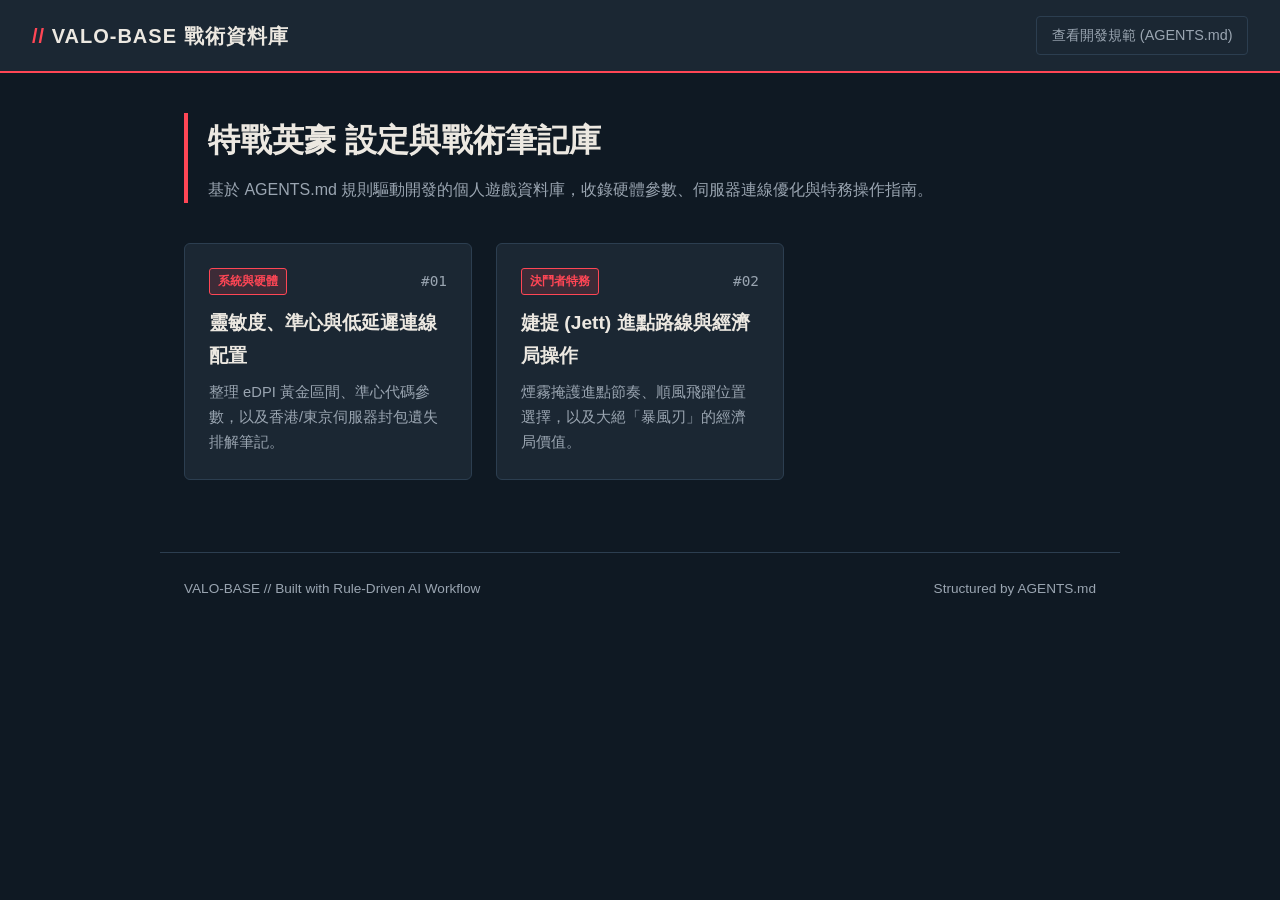
<file: index.html>
<!DOCTYPE html>
<html lang="zh-Hant">
<head>
  <meta charset="UTF-8">
  <meta name="viewport" content="width=device-width, initial-scale=1.0">
  <title>VALORANT 戰術與設定資料庫</title>
  <link rel="stylesheet" href="assets/css/style.css">
</head>
<body>
  <header class="site-header">
    <div class="brand-title"><span>//</span> VALO-BASE 戰術資料庫</div>
    <a href="AGENTS.md" class="nav-link">查看開發規範 (AGENTS.md)</a>
  </header>

  <main class="container">
    <section class="hero">
      <h1>特戰英豪 設定與戰術筆記庫</h1>
      <p>基於 AGENTS.md 規則驅動開發的個人遊戲資料庫，收錄硬體參數、伺服器連線優化與特務操作指南。</p>
    </section>

    <section class="guide-grid">
      <a href="pages/01-sensitivity-setup.html" class="guide-card">
        <div>
          <div class="card-top">
            <span class="badge">系統與硬體</span>
            <span class="card-num">#01</span>
          </div>
          <h2>靈敏度、準心與低延遲連線配置</h2>
          <p>整理 eDPI 黃金區間、準心代碼參數，以及香港/東京伺服器封包遺失排解筆記。</p>
        </div>
      </a>

      <a href="pages/02-jett-guide.html" class="guide-card">
        <div>
          <div class="card-top">
            <span class="badge">決鬥者特務</span>
            <span class="card-num">#02</span>
          </div>
          <h2>婕提 (Jett) 進點路線與經濟局操作</h2>
          <p>煙霧掩護進點節奏、順風飛躍位置選擇，以及大絕「暴風刃」的經濟局價值。</p>
        </div>
      </a>
    </section>
  </main>

  <footer class="site-footer">
    <span>VALO-BASE // Built with Rule-Driven AI Workflow</span>
    <span>Structured by AGENTS.md</span>
  </footer>
</body>
</html>
</file>
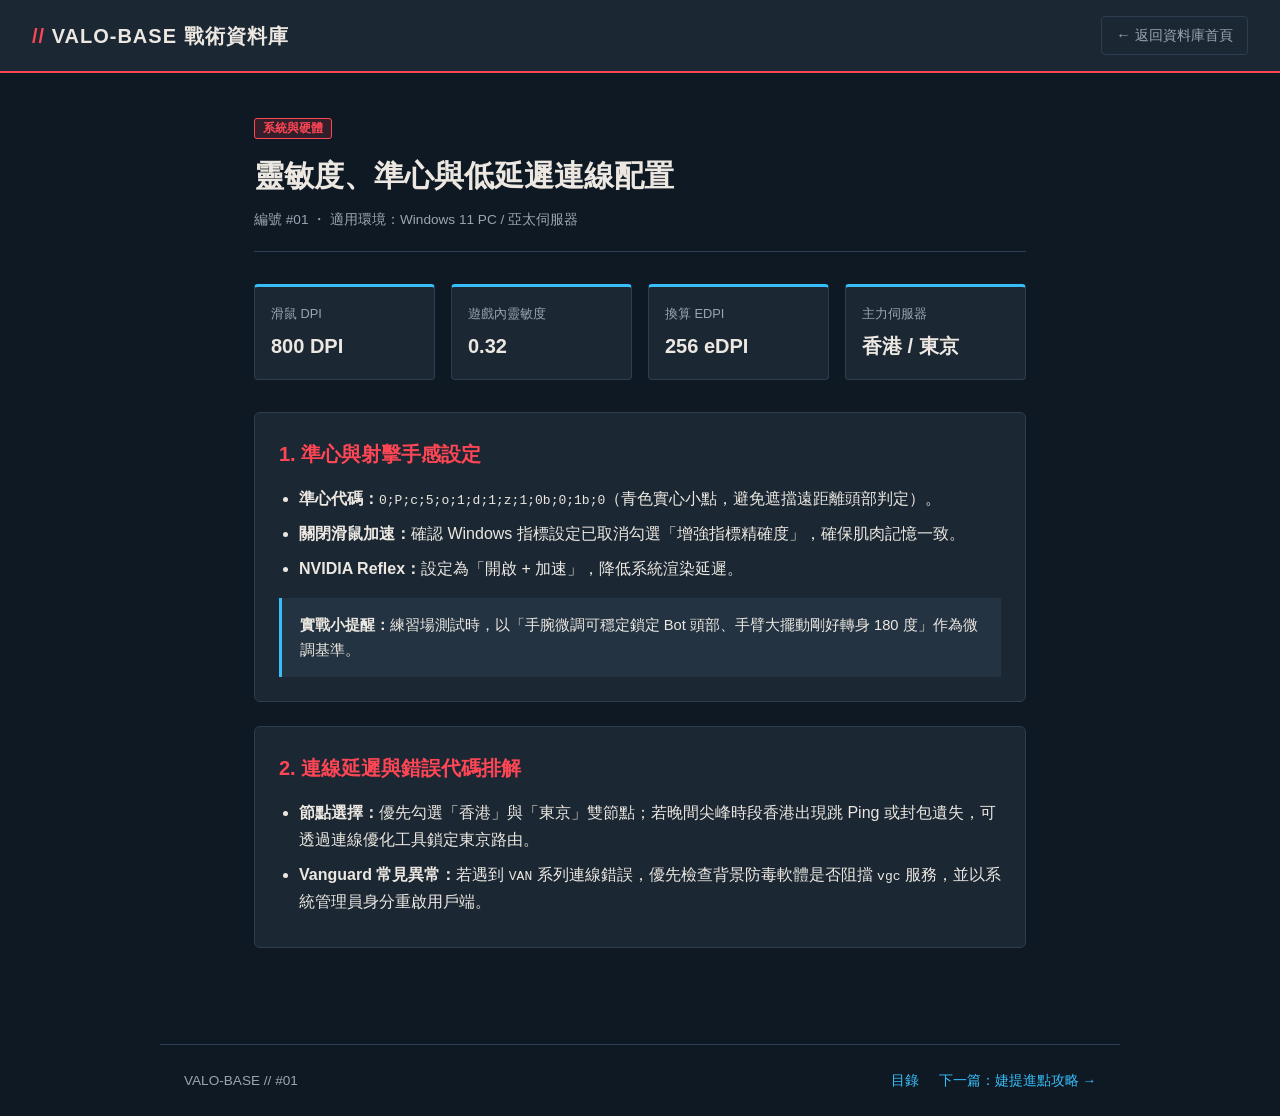
<file: pages/01-sensitivity-setup.html>
<!DOCTYPE html>
<html lang="zh-Hant">
<head>
  <meta charset="UTF-8">
  <meta name="viewport" content="width=device-width, initial-scale=1.0">
  <title>#01 靈敏度與低延遲配置 | VALO-BASE</title>
  <link rel="stylesheet" href="../assets/css/style.css">
</head>
<body>
  <header class="site-header">
    <div class="brand-title"><span>//</span> VALO-BASE 戰術資料庫</div>
    <a href="../index.html" class="nav-link">← 返回資料庫首頁</a>
  </header>

  <main class="content-container">
    <div class="article-header">
      <span class="badge">系統與硬體</span>
      <h1>靈敏度、準心與低延遲連線配置</h1>
      <div class="meta">編號 #01 ・ 適用環境：Windows 11 PC / 亞太伺服器</div>
    </div>

    <div class="stat-grid">
      <div class="stat-box">
        <div class="stat-label">滑鼠 DPI</div>
        <div class="stat-value">800 DPI</div>
      </div>
      <div class="stat-box">
        <div class="stat-label">遊戲內靈敏度</div>
        <div class="stat-value">0.32</div>
      </div>
      <div class="stat-box">
        <div class="stat-label">換算 eDPI</div>
        <div class="stat-value">256 eDPI</div>
      </div>
      <div class="stat-box">
        <div class="stat-label">主力伺服器</div>
        <div class="stat-value">香港 / 東京</div>
      </div>
    </div>

    <section class="guide-section">
      <h2>1. 準心與射擊手感設定</h2>
      <ul>
        <li><strong>準心代碼：</strong><code>0;P;c;5;o;1;d;1;z;1;0b;0;1b;0</code>（青色實心小點，避免遮擋遠距離頭部判定）。</li>
        <li><strong>關閉滑鼠加速：</strong>確認 Windows 指標設定已取消勾選「增強指標精確度」，確保肌肉記憶一致。</li>
        <li><strong>NVIDIA Reflex：</strong>設定為「開啟 + 加速」，降低系統渲染延遲。</li>
      </ul>
      <div class="tactical-note">
        <strong>實戰小提醒：</strong>練習場測試時，以「手腕微調可穩定鎖定 Bot 頭部、手臂大擺動剛好轉身 180 度」作為微調基準。
      </div>
    </section>

    <section class="guide-section">
      <h2>2. 連線延遲與錯誤代碼排解</h2>
      <ul>
        <li><strong>節點選擇：</strong>優先勾選「香港」與「東京」雙節點；若晚間尖峰時段香港出現跳 Ping 或封包遺失，可透過連線優化工具鎖定東京路由。</li>
        <li><strong>Vanguard 常見異常：</strong>若遇到 <code>VAN</code> 系列連線錯誤，優先檢查背景防毒軟體是否阻擋 <code>vgc</code> 服務，並以系統管理員身分重啟用戶端。</li>
      </ul>
    </section>
  </main>

  <footer class="site-footer">
    <span>VALO-BASE // #01</span>
    <div class="footer-nav">
      <a href="../index.html">目錄</a>
      <a href="02-jett-guide.html">下一篇：婕提進點攻略 →</a>
    </div>
  </footer>
</body>
</html>
</file>
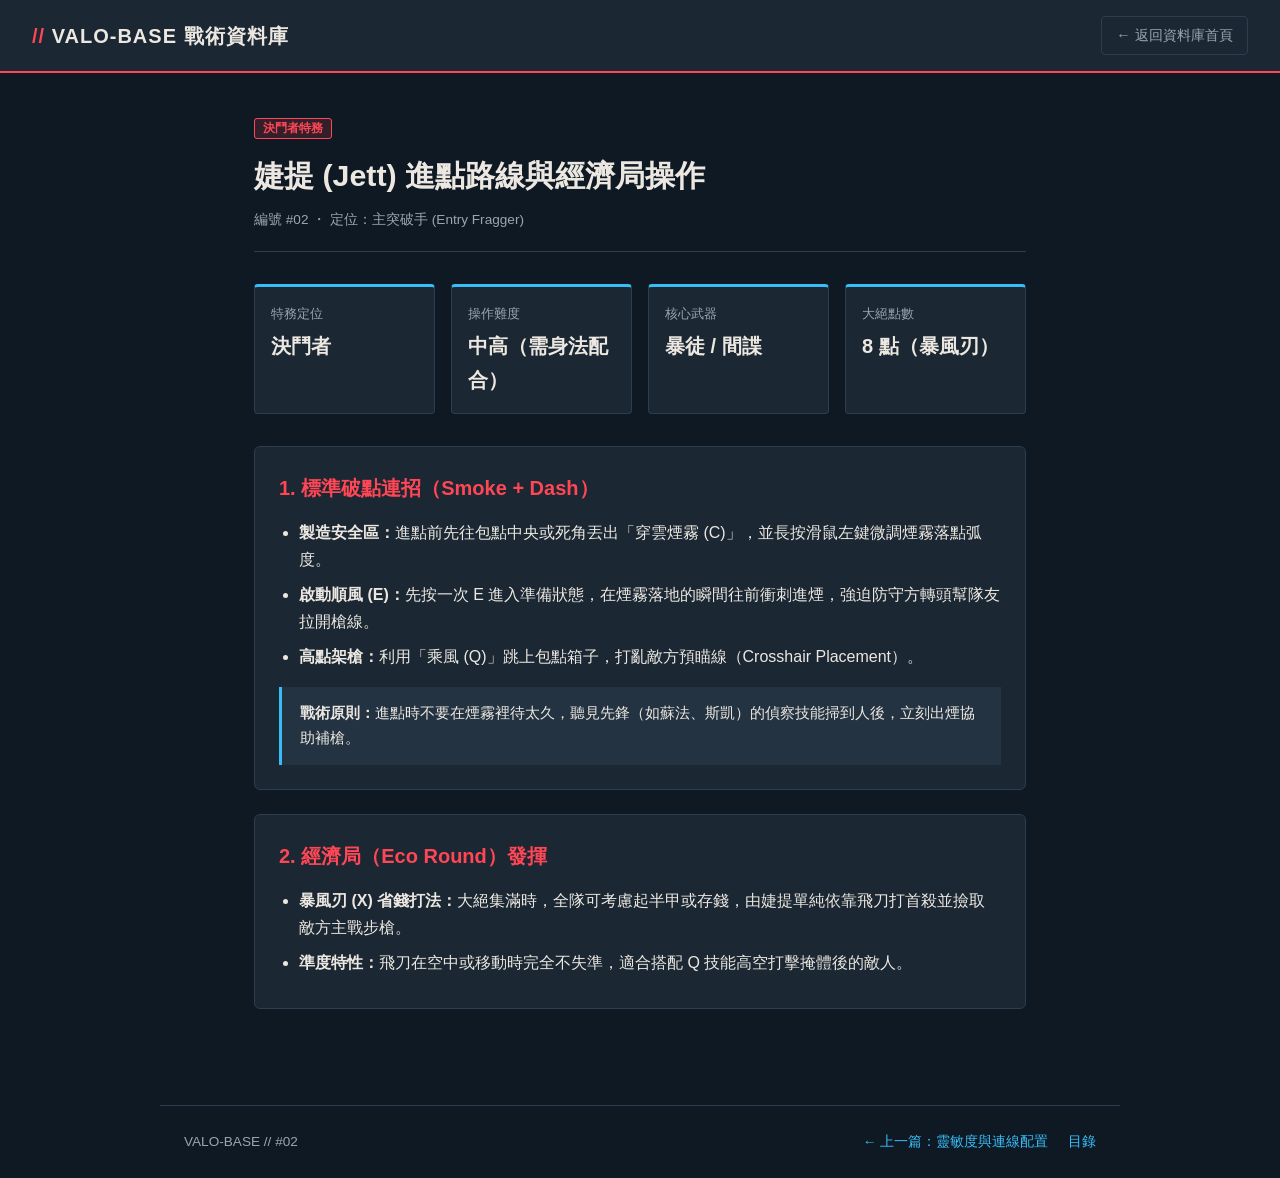
<file: pages/02-jett-guide.html>
<!DOCTYPE html>
<html lang="zh-Hant">
<head>
  <meta charset="UTF-8">
  <meta name="viewport" content="width=device-width, initial-scale=1.0">
  <title>#02 婕提 (Jett) 進點路線與經濟局操作 | VALO-BASE</title>
  <link rel="stylesheet" href="../assets/css/style.css">
</head>
<body>
  <header class="site-header">
    <div class="brand-title"><span>//</span> VALO-BASE 戰術資料庫</div>
    <a href="../index.html" class="nav-link">← 返回資料庫首頁</a>
  </header>

  <main class="content-container">
    <div class="article-header">
      <span class="badge">決鬥者特務</span>
      <h1>婕提 (Jett) 進點路線與經濟局操作</h1>
      <div class="meta">編號 #02 ・ 定位：主突破手 (Entry Fragger)</div>
    </div>

    <div class="stat-grid">
      <div class="stat-box">
        <div class="stat-label">特務定位</div>
        <div class="stat-value">決鬥者</div>
      </div>
      <div class="stat-box">
        <div class="stat-label">操作難度</div>
        <div class="stat-value">中高（需身法配合）</div>
      </div>
      <div class="stat-box">
        <div class="stat-label">核心武器</div>
        <div class="stat-value">暴徒 / 間諜</div>
      </div>
      <div class="stat-box">
        <div class="stat-label">大絕點數</div>
        <div class="stat-value">8 點（暴風刃）</div>
      </div>
    </div>

    <section class="guide-section">
      <h2>1. 標準破點連招（Smoke + Dash）</h2>
      <ul>
        <li><strong>製造安全區：</strong>進點前先往包點中央或死角丟出「穿雲煙霧 (C)」，並長按滑鼠左鍵微調煙霧落點弧度。</li>
        <li><strong>啟動順風 (E)：</strong>先按一次 E 進入準備狀態，在煙霧落地的瞬間往前衝刺進煙，強迫防守方轉頭幫隊友拉開槍線。</li>
        <li><strong>高點架槍：</strong>利用「乘風 (Q)」跳上包點箱子，打亂敵方預瞄線（Crosshair Placement）。</li>
      </ul>
      <div class="tactical-note">
        <strong>戰術原則：</strong>進點時不要在煙霧裡待太久，聽見先鋒（如蘇法、斯凱）的偵察技能掃到人後，立刻出煙協助補槍。
      </div>
    </section>

    <section class="guide-section">
      <h2>2. 經濟局（Eco Round）發揮</h2>
      <ul>
        <li><strong>暴風刃 (X) 省錢打法：</strong>大絕集滿時，全隊可考慮起半甲或存錢，由婕提單純依靠飛刀打首殺並撿取敵方主戰步槍。</li>
        <li><strong>準度特性：</strong>飛刀在空中或移動時完全不失準，適合搭配 Q 技能高空打擊掩體後的敵人。</li>
      </ul>
    </section>
  </main>

  <footer class="site-footer">
    <span>VALO-BASE // #02</span>
    <div class="footer-nav">
      <a href="01-sensitivity-setup.html">← 上一篇：靈敏度與連線配置</a>
      <a href="../index.html">目錄</a>
    </div>
  </footer>
</body>
</html>
</file>
<file: assets/css/style.css>
:root {
  --bg-main: #0f1923;
  --bg-card: #1b2733;
  --bg-elevated: #243342;
  --text-primary: #ece8e1;
  --text-secondary: #9aa5b1;
  --accent-red: #ff4655;
  --accent-teal: #38bdf8;
  --border-color: #2c3e50;
}

* {
  box-sizing: border-box;
  margin: 0;
  padding: 0;
}

body {
  background-color: var(--bg-main);
  color: var(--text-primary);
  font-family: -apple-system, BlinkMacSystemFont, "Segoe UI", Roboto, "Noto Sans TC", sans-serif;
  line-height: 1.7;
}

a {
  color: inherit;
  text-decoration: none;
}

/* 頂部導覽列 */
.site-header {
  background-color: var(--bg-card);
  border-bottom: 2px solid var(--accent-red);
  padding: 1rem 2rem;
  display: flex;
  justify-content: space-between;
  align-items: center;
  position: sticky;
  top: 0;
  z-index: 100;
}

.brand-title {
  font-size: 1.25rem;
  font-weight: 800;
  letter-spacing: 1px;
  text-transform: uppercase;
}

.brand-title span {
  color: var(--accent-red);
}

.nav-link {
  font-size: 0.9rem;
  color: var(--text-secondary);
  border: 1px solid var(--border-color);
  padding: 0.4rem 0.9rem;
  border-radius: 4px;
  transition: all 0.2s;
}

.nav-link:hover {
  border-color: var(--accent-red);
  color: var(--text-primary);
}

/* 主容器 */
.container {
  max-width: 960px;
  margin: 0 auto;
  padding: 2.5rem 1.5rem;
}

/* 首頁 Hero 區塊 */
.hero {
  border-left: 4px solid var(--accent-red);
  padding-left: 1.25rem;
  margin-bottom: 2.5rem;
}

.hero h1 {
  font-size: 2rem;
  margin-bottom: 0.5rem;
}

.hero p {
  color: var(--text-secondary);
}

/* 首頁攻略卡片網格 */
.guide-grid {
  display: grid;
  grid-template-columns: repeat(auto-fill, minmax(280px, 1fr));
  gap: 1.5rem;
}

.guide-card {
  background-color: var(--bg-card);
  border: 1px solid var(--border-color);
  border-radius: 6px;
  padding: 1.5rem;
  display: flex;
  flex-direction: column;
  justify-content: space-between;
  transition: transform 0.2s, border-color 0.2s;
}

.guide-card:hover {
  transform: translateY(-4px);
  border-color: var(--accent-red);
}

.card-top {
  display: flex;
  justify-content: space-between;
  align-items: center;
  margin-bottom: 0.75rem;
}

.badge {
  background-color: rgba(255, 70, 85, 0.15);
  color: var(--accent-red);
  border: 1px solid var(--accent-red);
  font-size: 0.75rem;
  font-weight: 700;
  padding: 0.15rem 0.5rem;
  border-radius: 3px;
  text-transform: uppercase;
}

.card-num {
  color: var(--text-secondary);
  font-family: monospace;
  font-size: 0.9rem;
}

.guide-card h2 {
  font-size: 1.2rem;
  margin-bottom: 0.5rem;
}

.guide-card p {
  color: var(--text-secondary);
  font-size: 0.92rem;
}

/* 子頁面內容樣式 */
.content-container {
  max-width: 820px;
  margin: 0 auto;
  padding: 2.5rem 1.5rem;
}

.article-header {
  margin-bottom: 2rem;
  padding-bottom: 1.25rem;
  border-bottom: 1px solid var(--border-color);
}

.article-header h1 {
  font-size: 1.9rem;
  margin: 0.6rem 0 0.4rem;
}

.meta {
  color: var(--text-secondary);
  font-size: 0.85rem;
}

/* 關鍵數據網格 */
.stat-grid {
  display: grid;
  grid-template-columns: repeat(auto-fit, minmax(180px, 1fr));
  gap: 1rem;
  margin-bottom: 2rem;
}

.stat-box {
  background-color: var(--bg-card);
  border: 1px solid var(--border-color);
  border-top: 3px solid var(--accent-teal);
  padding: 1rem;
  border-radius: 4px;
}

.stat-label {
  color: var(--text-secondary);
  font-size: 0.8rem;
  text-transform: uppercase;
}

.stat-value {
  font-size: 1.25rem;
  font-weight: 700;
  margin-top: 0.25rem;
}

/* 內文區塊 */
.guide-section {
  background-color: var(--bg-card);
  border: 1px solid var(--border-color);
  border-radius: 6px;
  padding: 1.5rem;
  margin-bottom: 1.5rem;
}

.guide-section h2 {
  color: var(--accent-red);
  font-size: 1.25rem;
  margin-bottom: 0.85rem;
}

.guide-section ul {
  padding-left: 1.25rem;
}

.guide-section li {
  margin-bottom: 0.5rem;
}

.tactical-note {
  background-color: var(--bg-elevated);
  border-left: 3px solid var(--accent-teal);
  padding: 0.9rem 1.1rem;
  margin-top: 1rem;
  font-size: 0.92rem;
  color: var(--text-primary);
}

/* 頁尾 */
.site-footer {
  max-width: 960px;
  margin: 2rem auto 0;
  padding: 1.5rem;
  border-top: 1px solid var(--border-color);
  display: flex;
  justify-content: space-between;
  align-items: center;
  color: var(--text-secondary);
  font-size: 0.85rem;
}

.footer-nav a {
  color: var(--accent-teal);
  margin-left: 1rem;
}
</file>
